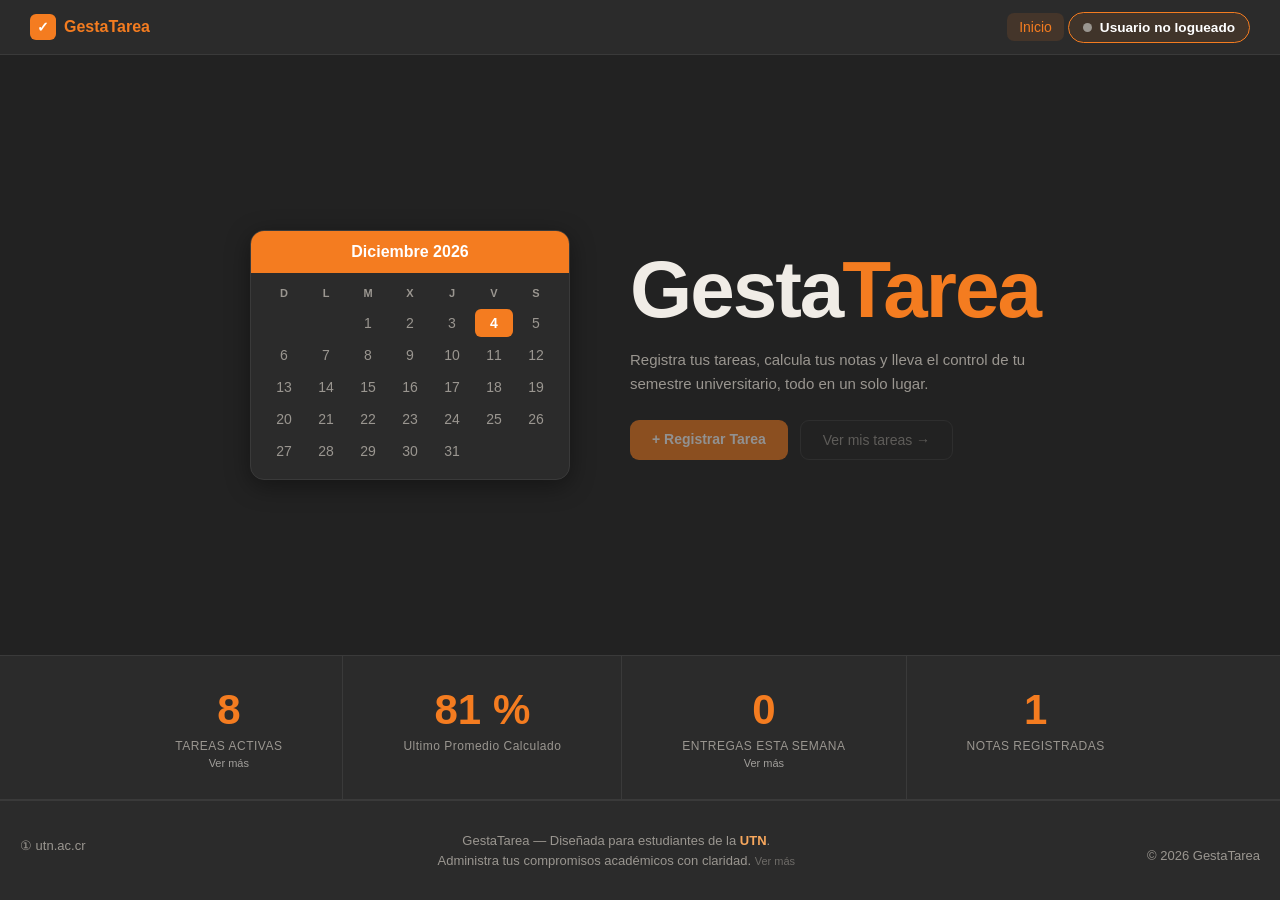
<file: index.html>
<!DOCTYPE html>
<html lang="es">

<head>
  <meta charset="UTF-8" />
  <meta name="viewport" content="width=device-width, initial-scale=1.0" />
  <title>GestaTarea</title>
  <link rel="stylesheet" href="css/estandar.css" />
</head>

<body>

  <!-- NAVBAR -->
  <div class="navbar">
    <div class="logo">
      <div class="logo-icon">&#10003;</div>
      GestaTarea
    </div>
    <button class="hamburguesa" id="hamburguesa">&#9776;</button>
    <div class="nav-links" id="navLinks">
      <a  href="index.html" class="active">Inicio</a>
      <a class="o-item" href="MisTareas.html">Mis Tareas</a>
      <a class="o-item" href="Registrar.html">Registrar Tarea</a>
      <a class="o-item" href="Notas.html">Notas</a>
      <a class="o-item" href="Calculadora.html">Calculadora de Notas</a>
      <div class="header-session-area">
        <details class="session-dropdown">
          <summary id="headerUsuario" class="header-user">
            <span class="user-offline"></span>
            Usuario no logueado
          </summary>

          <div class="session-dropdown-content">
            <h3>Sesión de usuario</h3>
            <p>Simulación con sessionStorage.</p>

            <form id="formLoginSimulado" class="session-form">
              <div class="form-group">
                <label for="loginNombre">Nombre</label>
                <input type="text" id="loginNombre" placeholder="Ana Rodríguez">
              </div>

              <div class="form-group">
                <label for="loginCorreo">Correo</label>
                <input type="email" id="loginCorreo" placeholder="ana@correo.com">
              </div>

              <div class="session-buttons">
                <button type="submit" class="btn-primary">Ingresar</button>
                <button type="button" id="btnCerrarSesion" class="btn-secondary">Salir</button>
              </div>
            </form>

            <div id="usuarioActual" class="user-card">
              No hay usuario logueado.
            </div>
          </div>
        </details>
      </div>
    </div>
  </div>

  <!-- HERO -->
  <div class="hero">
    <div class="hero-inner">

      <!-- Calendario -->
      <div class="calendario">
        <div class="cal-header">
          <span class="cal-mes" id="calMes"></span>
        </div>
        <div class="cal-grid" id="calGrid"></div>
      </div>

      <!-- Contenido -->
      <div class="hero-texto">
        <h1 class="titulo">Gesta<span class="naranja">Tarea</span></h1>
        <p class="subtitulo">Registra tus tareas, calcula tus notas y lleva el control de tu semestre universitario,
          todo en un solo lugar.</p>
        <div class="botones">
          <a href="Registrar.html" class="btn-naranja">+ Registrar Tarea</a>
          <a href="MisTareas.html" class="btn-gris">Ver mis tareas &rarr;</a>
        </div>
      </div>

    </div>
  </div>

  <!-- ESTADISTICAS -->
  <div class="stats">
    <div class="stat" id="cardActivas" style="cursor:pointer">
      <div class="stat-num" id="statActivas">--</div>
      <div class="stat-label">TAREAS ACTIVAS</div>
      <div class="stat-vermás" style="font-size:11px;opacity:0.6;margin-top:4px">Ver más</div>
    </div>
    <div class="stat">
      <div class="stat-num promedio"></div>
      <div class="stat-label">Ultimo Promedio Calculado</div>
    </div>
    <div class="stat" id="cardSemana" style="cursor:pointer">
      <div class="stat-num" id="statSemana">--</div>
      <div class="stat-label">ENTREGAS ESTA SEMANA</div>
      <div class="stat-vermás" style="font-size:11px;opacity:0.6;margin-top:4px">Ver más</div>
    </div>
    <div class="stat">
      <div class="stat-num notas1"></div>
      <div class="stat-label">NOTAS REGISTRADAS</div>
    </div>
  </div>

 <!-- MODAL -->
<div id="modalOverlay" class="modal-overlay">
    <div id="modalBox" class="modal-box">
        <div class="modal-header">
            <h3 id="modalTitulo"></h3>
            <span id="modalCerrar">&times;</span>
        </div>

        <div id="modalContenido"></div>
    </div>
</div>

<!-- FOOTER -->
<footer class="footer">
    <span class="footer-link">&#9312; utn.ac.cr</span>

    <p class="footer-desc" id="btnProblema">
        GestaTarea &mdash; Diseñada para estudiantes de la <b>UTN</b>.<br>
        Administra tus compromisos académicos con claridad.
        <span class="footer-vermas">Ver más</span>
    </p>

    <span class="footer-copy">&copy; 2026 GestaTarea</span>
</footer>

</body>
<script src="js/index.js"></script>
<script>



</script>

</html>
</file>
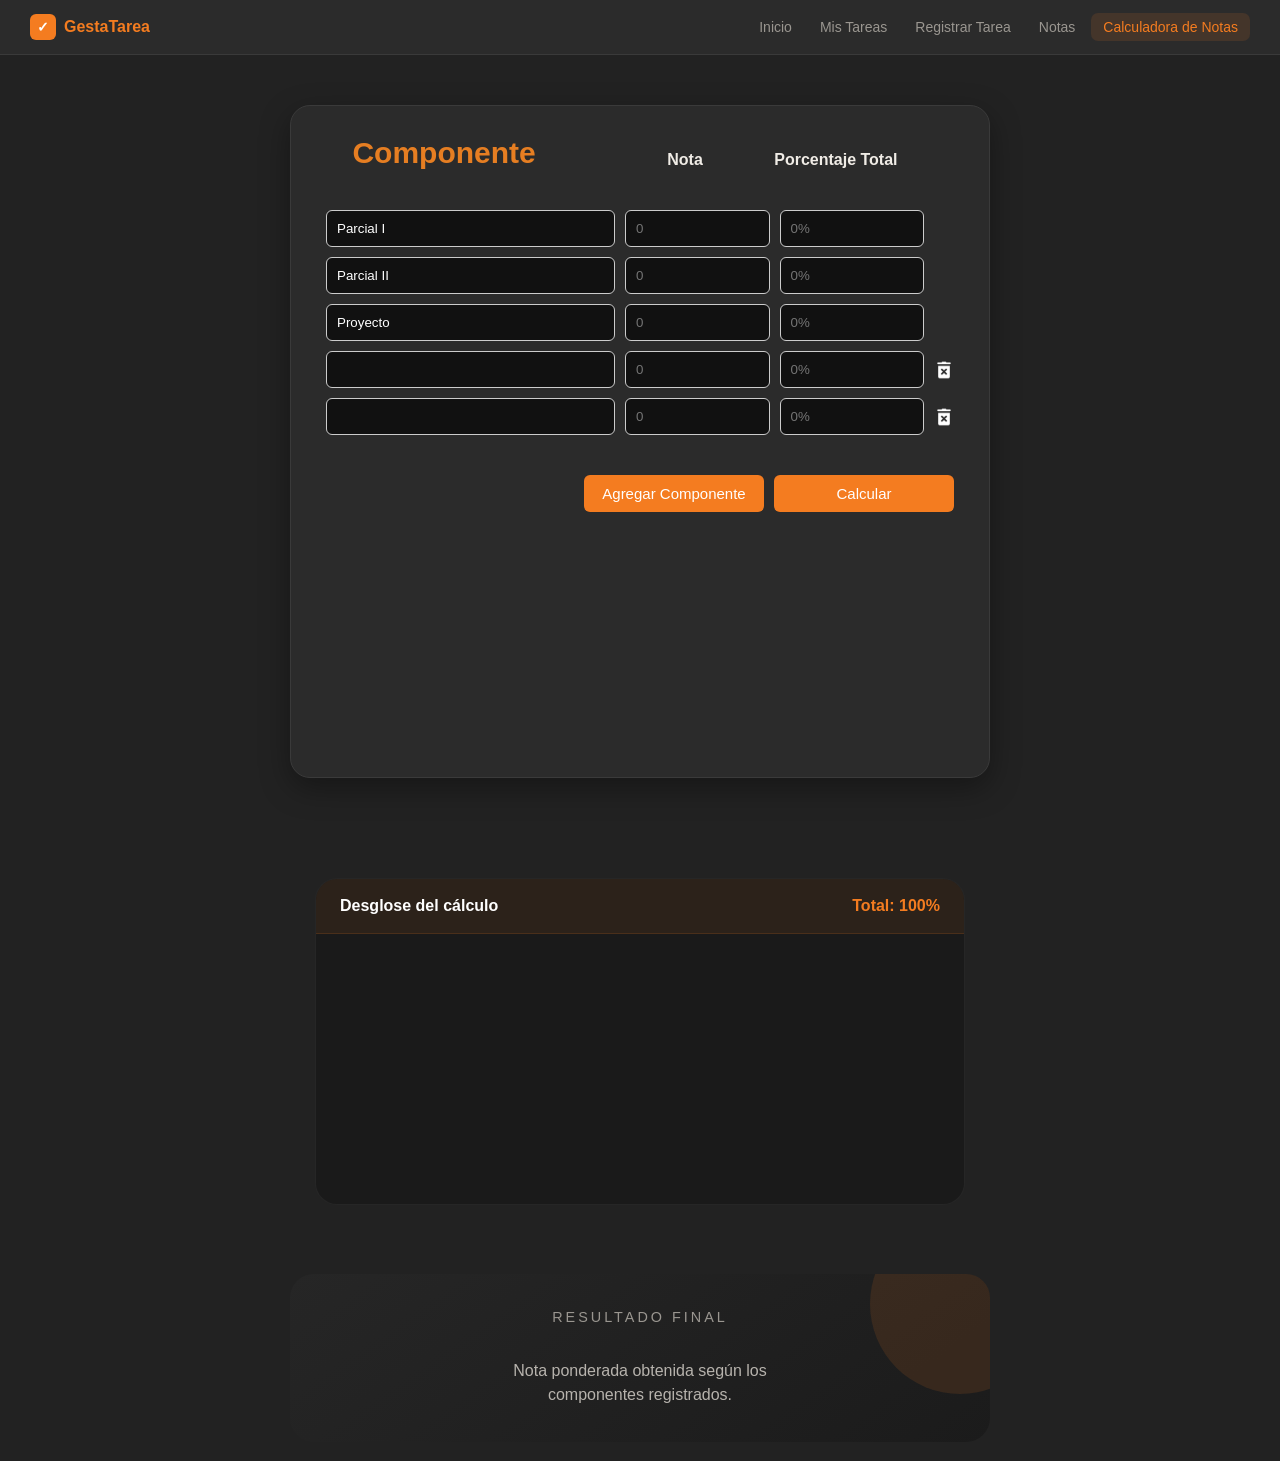
<file: Calculadora.html>
<!DOCTYPE html>
<html lang="en">

<head>
    <meta charset="UTF-8">
    <meta name="viewport" content="width=device-width, initial-scale=1.0">
    <link rel="stylesheet" href="css/estandar.css">
    <link rel="stylesheet" href="css/Calculadora.css">
    <link rel="stylesheet" href="css/Registro.css">
    <title>Calculadora de Notas</title>
</head>

<body>

    <header>
        <!-- NAVBAR -->
        <div class="navbar">
            <div class="logo">
                <div class="logo-icon">&#10003;</div>
                GestaTarea
            </div>
            <button class="hamburguesa" id="hamburguesa">&#9776;</button>
            <div class="nav-links" id="navLinks">
                <a href="index.html">Inicio</a>
                <a href="MisTareas.html">Mis Tareas</a>
                <a href="Registrar.html">Registrar Tarea</a>
                <a href="Notas.html">Notas</a>
                <a href="Calculadora.html" class="active">Calculadora de Notas</a>
            </div>
        </div>
    </header>

    <main>
        <div class="flex__wrapper">
            <div class="main__wrapperA">
                <div class="main__form-container contenedor">
                    <div class="center__container">
                        <form action="" class="form_agregar">
                            <div class="text__container-form">

                                <div class="form_label-text">
                                    <div class="component__container">
                                        <label class="component">Componente</label>
                                    </div>
                                    <label>Nota</label>
                                    <label>Porcentaje Total</label>
                                </div>

                                <div class="form_row">
                                    <input type="text" class="tipoPrueba" value="Parcial I">
                                    <label class="texto__oculto">Nota</label>
                                    <input type="number" class="obtenido" min="0" placeholder="0" required>
                                    <label class="texto__oculto">Porcentaje Total</label>
                                    <input type="number" min="0" class="dado" placeholder="0%" required>
                                </div>

                                <div class="form_row">
                                    <input type="text" class="tipoPrueba" value="Parcial II">
                                    <label class="texto__oculto">Nota</label>
                                    <input type="number" class="obtenido" min="0" placeholder="0" required>
                                    <label class="texto__oculto">Porcentaje Total</label>
                                    <input type="number" min="0" class="dado" placeholder="0%" required>
                                </div>

                                <div class="form_row">
                                    <input type="text" class="tipoPrueba" value="Proyecto">
                                    <label class="texto__oculto">Nota</label>
                                    <input type="number" class="obtenido" min="0" placeholder="0" required>
                                    <label class="texto__oculto">Porcentaje Total</label>
                                    <input type="number" min="0" class="dado" placeholder="0%" required>
                                </div>

                                <div class="form_row">
                                    <input type="text" class="tipoPrueba">
                                    <label class="texto__oculto">Nota</label>
                                    <input type="number" class="obtenido" min="0" placeholder="0" required>
                                    <label class="texto__oculto">Porcentaje Total</label>
                                    <input type="number" min="0" class="dado" placeholder="0%" required>
                                    <div class="img__container_delete ">
                                        <img src="img/image.png" alt=" imagen eliminar  " class="img__delete" required>
                                    </div>
                                </div>

                                <div class="form_row">
                                    <input type="text" class="tipoPrueba">
                                    <label class="texto__oculto">Nota</label>
                                    <input type="number" class="obtenido" min="0" placeholder="0" required>
                                    <label class="texto__oculto">Porcentaje Total</label>
                                    <input type="number" min="0" class="dado" placeholder="0%" required>
                                    <div class="img__container_delete ">
                                        <img src="img/image.png" alt=" imagen eliminar " class="img__delete" required>
                                    </div>

                                </div>
                            </div>

                            <div class="form_buttons">
                                <button type="button" class="searchBtn Agregar">Agregar Componente</button>
                                <button type="submit " class="searchBtn calcular ">Calcular</button>
                            </div>

                        </form>

                    </div>

                </div>
                <div class="ponderado-info">

                    <div class="ponderado-info__header">
                        <h3>Desglose del cálculo</h3>
                        <span>Total: 100%</span>
                    </div>

                    <div class="ponderado-info__body">
                    </div>

                </div>

            </div>







    </main>
    <aside>
        <div class="nota__container">
            <div class="resultado-ponderado">
                <span class="resultado-label">Resultado final</span>

                <div class="resultado-nota">

                </div>

                <p class="resultado-texto">
                    Nota ponderada obtenida según los componentes registrados.
                </p>
            </div>
        </div>

    </aside>




</body>
<script src="js/calculadora.js"></script>

</html>
</file>
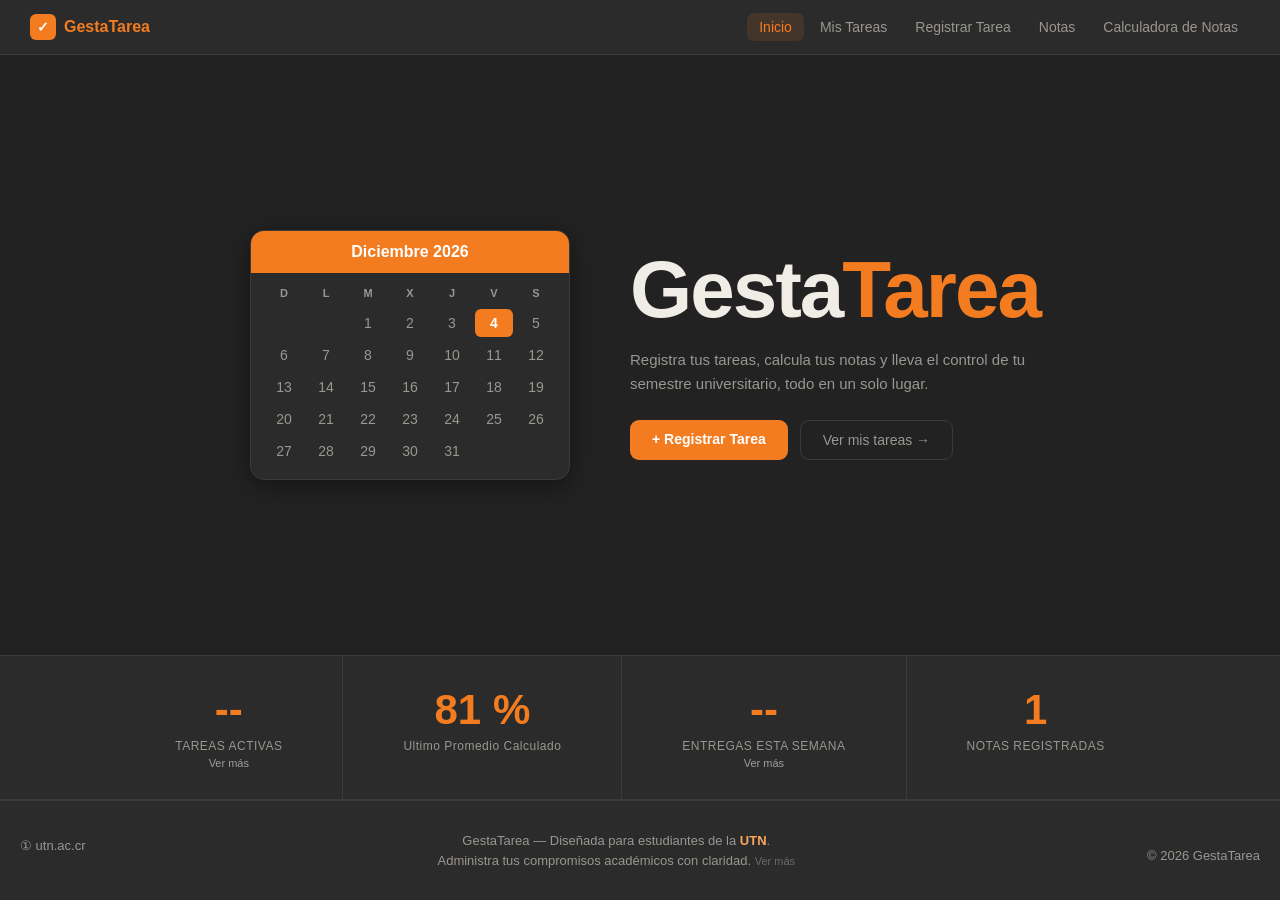
<file: Gestatarea.html>
<!DOCTYPE html>
<html lang="es">

<head>
  <meta charset="UTF-8" />
  <meta name="viewport" content="width=device-width, initial-scale=1.0" />
  <title>GestaTarea</title>
  <link rel="stylesheet" href="css/estandar.css"/>
</head>

<body>

  <!-- NAVBAR -->
  <div class="navbar">
    <div class="logo">
      <div class="logo-icon">&#10003;</div>
      GestaTarea  
    </div>
    <button class="hamburguesa" id="hamburguesa">&#9776;</button>
    <div class="nav-links" id="navLinks">
      <a href="Gestatarea.html" class="active">Inicio</a>
      <a href="MisTareas.html">Mis Tareas</a>
      <a href="Registrar.html">Registrar Tarea</a>
      <a href="Notas.html">Notas</a>
      <a href="Calculadora.html">Calculadora de Notas</a>
    </div>
  </div>

  <!-- HERO -->
  <div class="hero">
    <div class="hero-inner">

      <!-- Calendario -->
      <div class="calendario">
        <div class="cal-header">
          <span class="cal-mes" id="calMes"></span>
        </div>
        <div class="cal-grid" id="calGrid"></div>
      </div>

      <!-- Contenido -->
      <div class="hero-texto">
        <h1 class="titulo">Gesta<span class="naranja">Tarea</span></h1>
        <p class="subtitulo">Registra tus tareas, calcula tus notas y lleva el control de tu semestre universitario,
          todo en un solo lugar.</p>
        <div class="botones">
          <a href="Registrar.html" class="btn-naranja">+ Registrar Tarea</a>
          <a href="MisTareas.html" class="btn-gris">Ver mis tareas &rarr;</a>
        </div>
      </div>

    </div>
  </div>

  <!-- ESTADISTICAS -->
  <div class="stats">
    <div class="stat" id="cardActivas" style="cursor:pointer">
      <div class="stat-num" id="statActivas">--</div>
      <div class="stat-label">TAREAS ACTIVAS</div>
      <div class="stat-vermás" style="font-size:11px;opacity:0.6;margin-top:4px">Ver más</div>
    </div>
    <div class="stat">
      <div class="stat-num promedio"></div>
      <div class="stat-label">Ultimo Promedio Calculado</div>
    </div>
    <div class="stat" id="cardSemana" style="cursor:pointer">
      <div class="stat-num" id="statSemana">--</div>
      <div class="stat-label">ENTREGAS ESTA SEMANA</div>
      <div class="stat-vermás" style="font-size:11px;opacity:0.6;margin-top:4px">Ver más</div>
    </div>
    <div class="stat">
      <div class="stat-num notas1"></div>
      <div class="stat-label">NOTAS REGISTRADAS</div>
    </div>
  </div>

  <!-- MODAL -->
  <div id="modalOverlay"
    style="display:none;position:fixed;top:0;left:0;width:100%;height:100%;background:rgba(0,0,0,0.7);z-index:999;display:none">
    <div id="modalBox"
      style="background:#1e1e2e;color:white;max-width:420px;width:90%;margin:8% auto;padding:28px;border-radius:16px;position:relative;box-shadow:0 8px 32px rgba(0,0,0,0.4)">
      <div style="display:flex;justify-content:space-between;align-items:center;margin-bottom:18px">
        <h3 id="modalTitulo" style="margin:0;font-size:18px"></h3>
        <span id="modalCerrar" style="cursor:pointer;font-size:20px;opacity:0.6;line-height:1">&times;</span>
      </div>
      <div id="modalContenido"></div>
    </div>
  </div>
  <!-- FOOTER -->
  <div class="footer">
    <span class="footer-link">&#9312; utn.ac.cr</span>
    <p class="footer-desc" id="btnProblema" style="cursor:pointer">GestaTarea &mdash; Dise&ntilde;ada para estudiantes
      de la <b>UTN</b>.<br>Administra tus compromisos acad&eacute;micos con claridad. <span
        style="font-size:11px;opacity:0.6">Ver más</span></p>
    <span class="footer-copy">&copy; 2026 GestaTarea</span>
  </div>


</body>
<script src="js/index.js"></script>
  <script>
   function obtenerTareas() {
    return JSON.parse(localStorage.getItem("notasPonderadas")) ?? [];
}
    const notas = obtenerTareas();
    let numeroCalculadora=document.querySelector(".notas1")
    let promedio=document.querySelector(".promedio")
    let cont=0
    promedio.textContent =notas.at(-1).at(-1).total+" %";
    numeroCalculadora.textContent=notas.length
   

  </script>

</html>
</file>
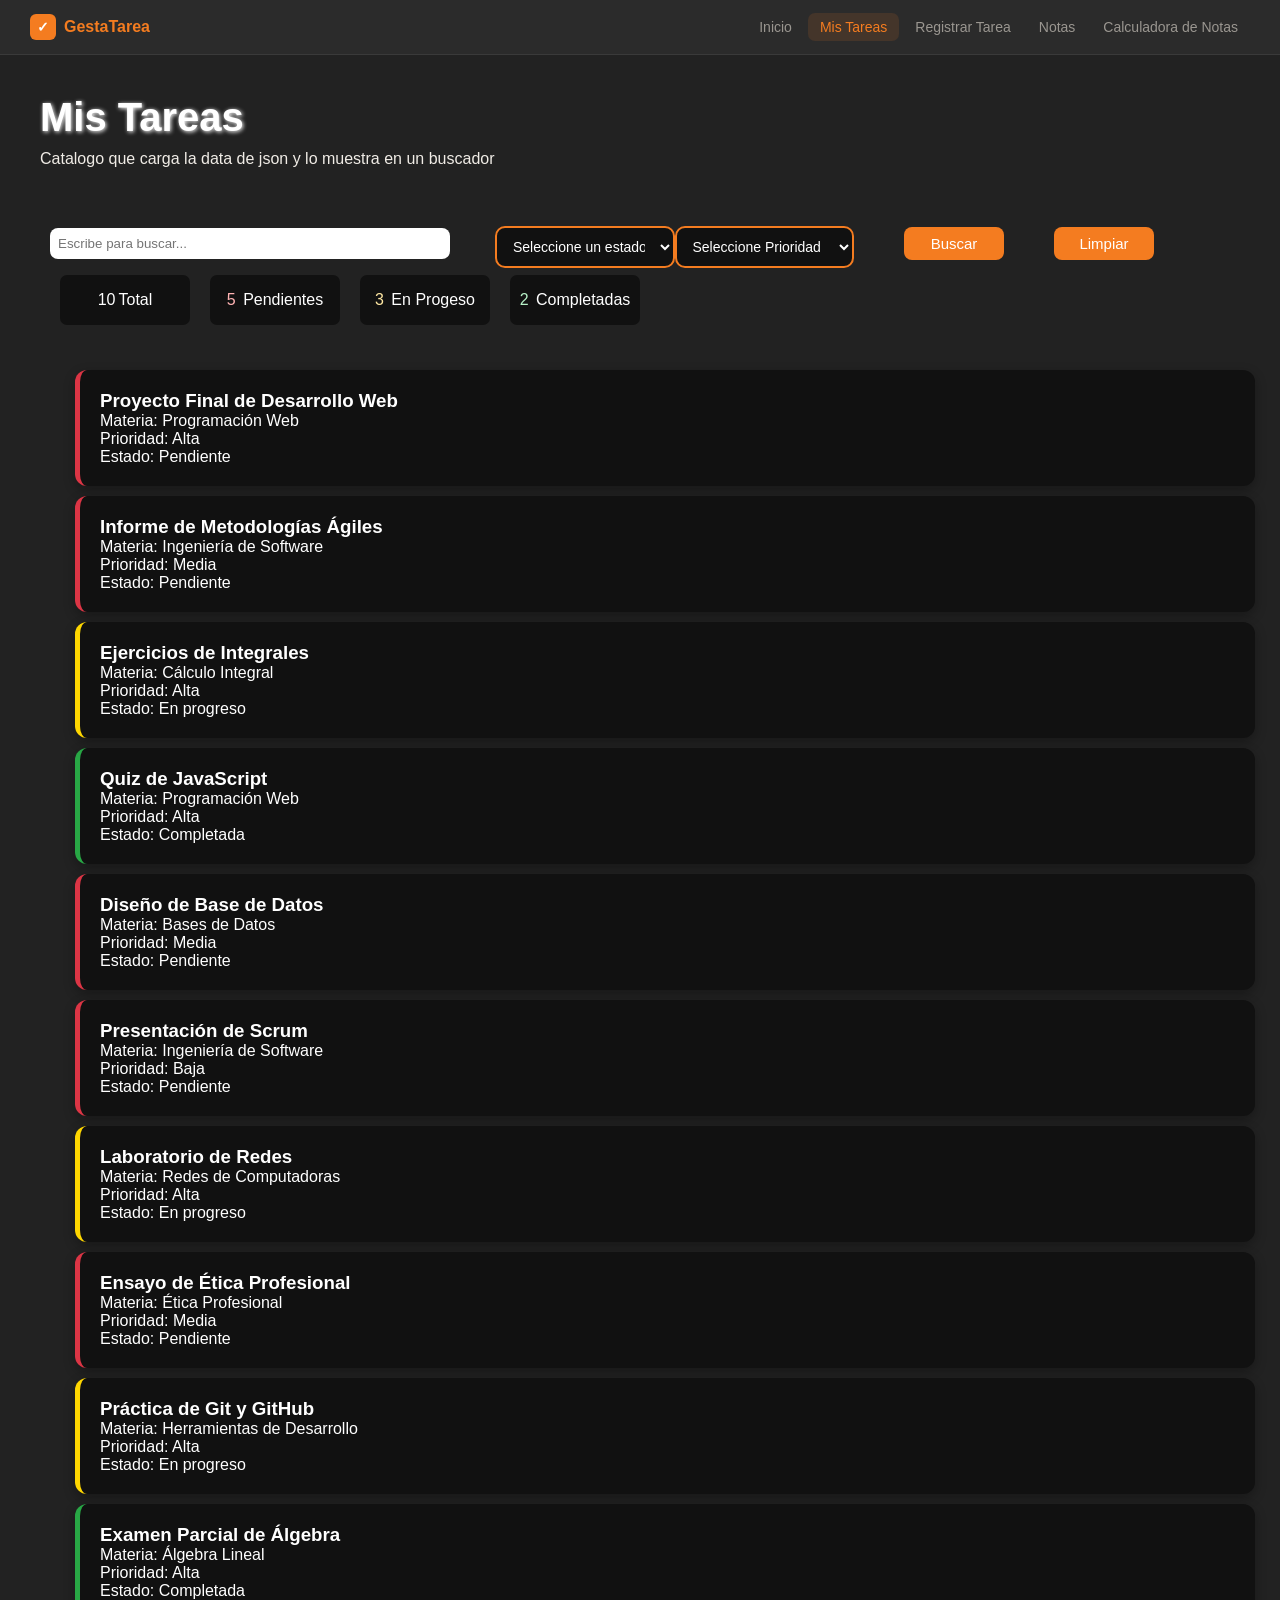
<file: MisTareas.html>
<!DOCTYPE html>
<html lang="en">

<head>
    <meta charset="UTF-8">
    <meta name="viewport" content="width=device-width, initial-scale=1.0">
    <link rel="stylesheet" href="css/Soluciones.css">
    <link rel="stylesheet" href="css/estandar.css">
    <title>Mis Tareas</title>
</head>

<body>
    <header>
        <div class="navbar">
            <div class="logo">
                <div class="logo-icon">&#10003;</div>
                GestaTarea
            </div>
            <button class="hamburguesa" id="hamburguesa">&#9776;</button>
            <div class="nav-links" id="navLinks">
                <a href="index.html">Inicio</a>
                <a href="MisTareas.html" class="active">Mis Tareas</a>
                <a href="Registrar.html">Registrar Tarea</a>
                <a href="Notas.html">Notas</a>
                <a href="Calculadora.html">Calculadora de Notas</a>
            </div>
        </div>
    </header>

    <main>
        <div class="main__center">
            <div class="text__container">
                <h1 class="h1__Solution">Mis Tareas</h1>
                <p class="main__context">Catalogo que carga la data de json y lo muestra en un buscador</p>
            </div>

            <div class="container__allSearch">
                <div class="search__container">
                    <section class="search">
                        <input type="text" class="search__main inputS" id="searchInput"
                            placeholder="Escribe para buscar...">
                    </section>
                    <div class="option__container">
                        <form action="" class="reset">
                            <select id="estado">
                                <option value="" selected disabled>Seleccione un estado</option>
                                <option value="pendiente">Pendiente</option>
                                <option value="en progreso">En progreso</option>
                                <option value="completada">Completada</option>
                            </select>

                            <select id="prioridad">
                                <option value="" selected disabled>Seleccione Prioridad</option>
                                <option value="Alta">Alta</option>
                                <option value="Media">Media</option>
                                <option value="Baja">Baja</option>
                            </select>
                        </form>



                    </div>
                    <section class="search">
                        <button class="searchBtn">Buscar</button>
                        <button class="searchBtn limpiar">Limpiar</button>
                    </section>


                    <div class="estado__funcional">
                        <p class="total center"><span class="informe blanco"></span>Total</p>
                    </div>
                    <div class="estado__funcional">
                        <p class="Pendientes center"><span class="informe rojo"></span> Pendientes</p>
                    </div>
                    <div class="estado__funcional">
                        <p class="En_progreso center"><span class="informe amarillo"></span> En Progeso</p>
                    </div>
                    <div class="estado__funcional">
                        <p class="completadas center"><span class="informe verde"></span> Completadas</p>
                    </div>


                </div>
                <div class="main_wrapper"></div>
            </div>

        </div>


        </div>


    </main>

</body>
<script src="js/solution.js"></script>

</html>
</file>
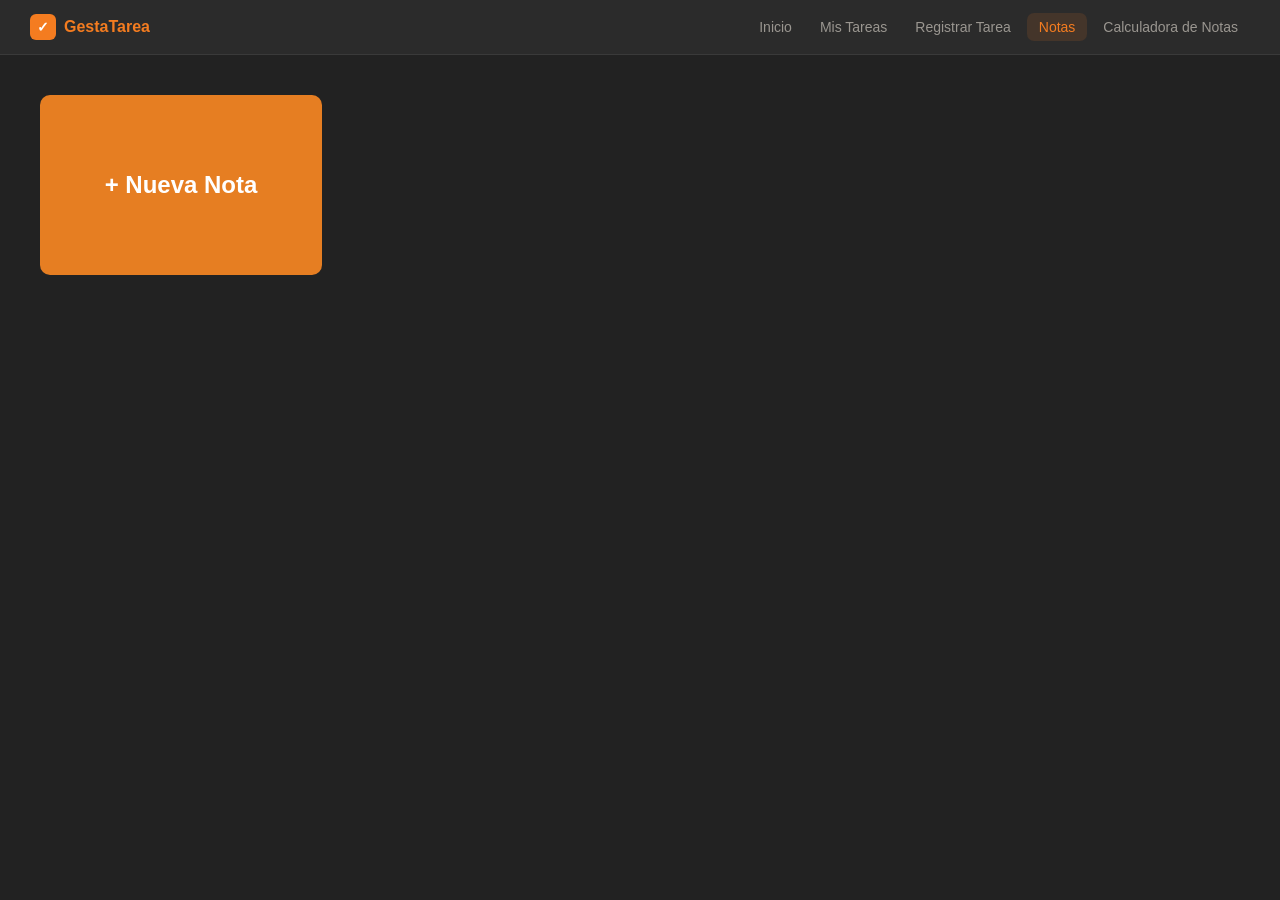
<file: Notas.html>
<!DOCTYPE html>
<html lang="es">

<head>
  <meta charset="UTF-8" />
  <meta name="viewport" content="width=device-width, initial-scale=1.0" />
  <title>Notas</title>
  <link rel="stylesheet" href="css/estandar.css" />
</head>



<body>

  <div class="navbar">
    <div class="logo">
      <div class="logo-icon">&#10003;</div>
      GestaTarea
    </div>
    <button class="hamburguesa" id="hamburguesa">&#9776;</button>
    <div class="nav-links" id="navLinks">
      <a href="index.html">Inicio</a>
      <a href="MisTareas.html">Mis Tareas</a>
      <a href="Registrar.html">Registrar Tarea</a>
      <a href="notas.html" class="active">Notas</a>
      <a href="Calculadora.html">Calculadora de Notas</a>
    </div>
  </div>

  <div class="notas-page">
    <div class="notas-grid" id="notasGrid"></div>
  </div>

  <div class="modal-overlay" id="modalOverlay">
    <div class="modal-box" id="modalBox">
      <span class="modal-cerrar" id="modalCerrar">&times;</span>
      <div id="modalContenido"></div>
    </div>
  </div>

  <script src="js/notas.js"></script>
</body>

</html>
</file>
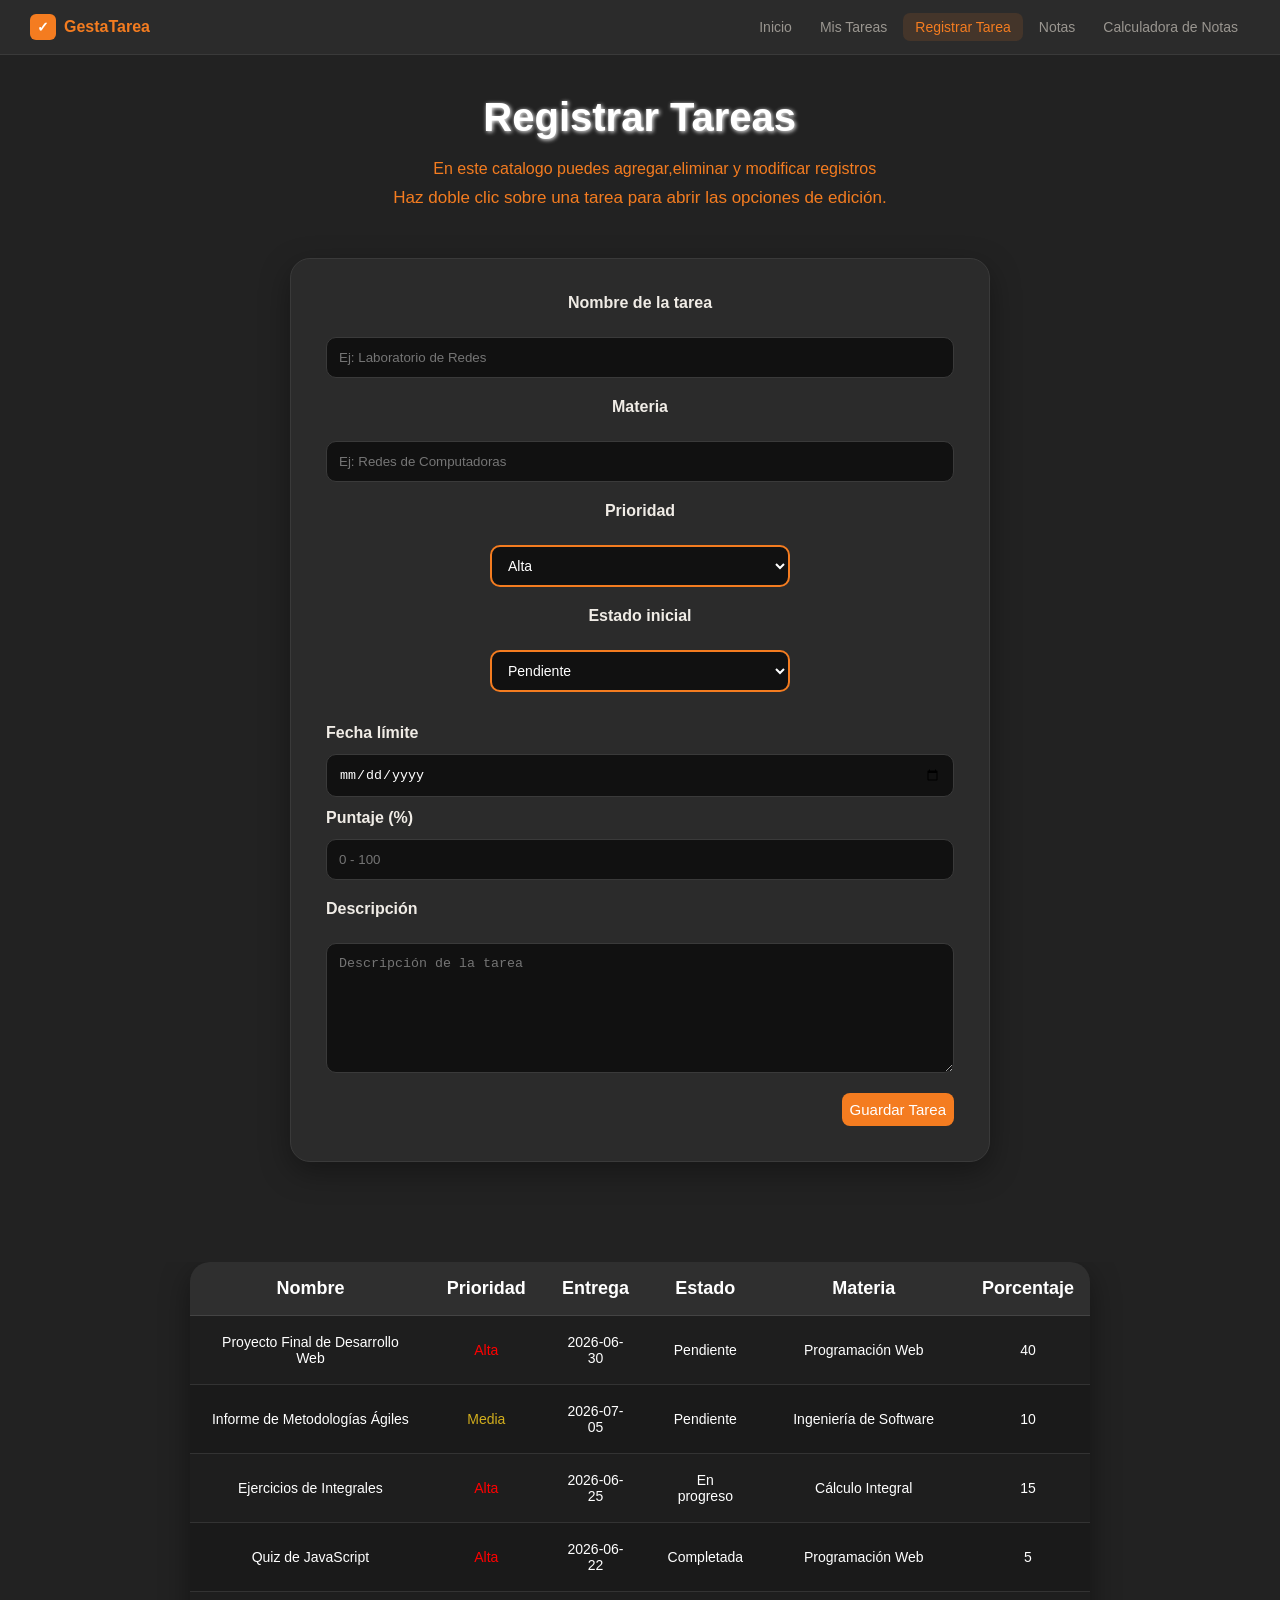
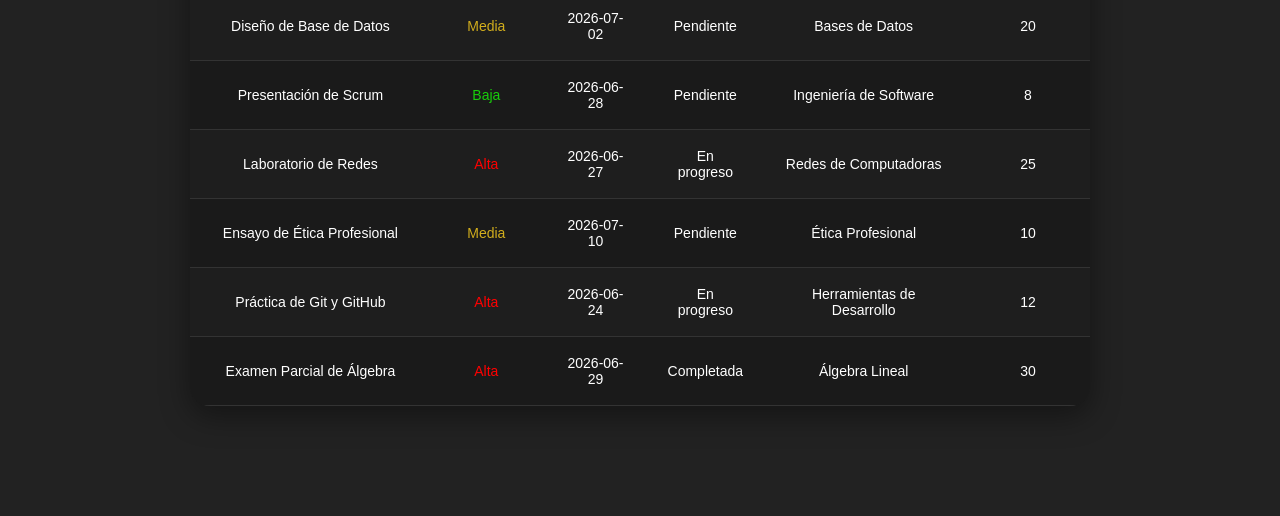
<file: Registrar.html>
<!DOCTYPE html>
<html lang="en">

<head>
    <meta charset="UTF-8">
    <meta name="viewport" content="width=device-width, initial-scale=1.0">
    <title>Registrar Tarea</title>
    <link rel="stylesheet" href="css/Registro.css">
    <link rel="stylesheet" href="css/estandar.css">
</head>

<body>
    <header>
        <div class="navbar">
            <div class="logo">
                <div class="logo-icon">&#10003;</div>
                GestaTarea
            </div>
            <button class="hamburguesa" id="hamburguesa">&#9776;</button>
            <div class="nav-links" id="navLinks">
                <a href="index.html">Inicio</a>
                <a href="MisTareas.html">Mis Tareas</a>
                <a href="Registrar.html" class="active">Registrar Tarea</a>
                <a href="Notas.html">Notas</a>
                <a href="Calculadora.html">Calculadora de Notas</a>
            </div>
        </div>
    </header>
    <main>
        <div class="master__text">
            <div class="text__container">
                <h1 class="h1__Solution">Registrar Tareas</h1>
                <p class="main__context">En este catalogo puedes agregar,eliminar y modificar registros</p>
            </div>

            <p class="info-tabla">
                Haz doble clic sobre una tarea para abrir las opciones de edición.
            </p>
            <div>

            </div>

        </div>

        <div class="main__wrapperA">
            <div class="main__form-container">
                <form action="" class="form_agregar">
                    <div class="text-container-form">
                        <label for="nombre_tarea">Nombre de la tarea</label>
                        <input type="text" id="nombre_tarea" name="nombre_tarea" placeholder="Ej: Laboratorio de Redes"
                            required>

                        <label for="materia">Materia</label>
                        <input type="text" id="materia" name="materia" placeholder="Ej: Redes de Computadoras" required>
                    </div>

                    <div class="section__container">
                        <label for="prioridad">Prioridad</label>
                        <select id="prioridad" name="prioridad" class="pequeño" required>
                            <option value="Alta">Alta</option>
                            <option value="Media">Media</option>
                            <option value="Baja">Baja</option>
                        </select>

                        <label class="segundoSection" for="estado_inicial">Estado inicial</label>
                        <select id="estado_inicial" name="estado_inicial" class="pequeño" required>
                            <option value="Pendiente">Pendiente</option>
                            <option value="En progreso">En progreso</option>
                            <option value="Completada">Completada</option>
                        </select>
                    </div>

                    <div>
                        <label for="fecha_limite" class="labels">Fecha límite</label>
                        <input type="date" id="fecha_limite" name="fecha_limite" required>

                        <label for="puntaje_porcentaje" class="labels">Puntaje (%)</label>
                        <input type="number" id="puntaje_porcentaje" name="puntaje_porcentaje" min="0" max="100"
                            placeholder="0 - 100" required>
                    </div>

                    <label for="descripcion">Descripción</label>
                    <textarea id="descripcion" name="descripcion" rows="4"
                        placeholder="Descripción de la tarea"></textarea>

                    <div class="btn__container">
                        <button type="submit" id="AgregarBtn" class="searchBtn">Guardar Tarea</button>
                    </div>
                </form>

            </div>
            <div class="table__container">
                <table>
                    <thead>
                        <tr>
                            <th>Nombre</th>
                            <th>Prioridad</th>
                            <th>Entrega</th>
                            <th>Estado</th>
                            <th>Materia</th>
                            <th>Porcentaje

                            </th>
                        </tr>
                    </thead>

                    <tbody id="tabla-tareas">

                    </tbody>
                </table>
            </div>

    </main>

    <aside>
        <div class="main__form-container form2">
            <form action="" class="form_agregar">
                <div class="text-container-form">
                    <label for="nombre_tarea">Nombre de la tarea</label>
                    <input class="input__nombre" type="text" id="nombre_tarea" name="nombre_tarea"
                        placeholder="Ej: Laboratorio de Redes" required>

                    <label for="materia">Materia</label>
                    <input class="input__materia" type="text" id="materia" name="materia"
                        placeholder="Ej: Redes de Computadoras" required>
                </div>

                <div class="section__container">
                    <label for="prioridad">Prioridad</label>
                    <select id="prioridad" name="prioridad" class="pequeño input__prioridad" required>
                        <option value="Alta">Alta</option>
                        <option value="Media">Media</option>
                        <option value="Baja">Baja</option>
                    </select>

                    <label class="segundoSection" for="estado_inicial">Estado inicial</label>
                    <select id="estado_inicial" name="estado_inicial" class="pequeño input__estado" required>
                        <option value="Pendiente">Pendiente</option>
                        <option value="En progreso">En progreso</option>
                        <option value="Completada">Completada</option>
                    </select>
                </div>

                <div>
                    <label for="fecha_limite" class="labels">Fecha límite</label>
                    <input type="date" id="fecha_limite" name="fecha_limite" class="input__fecha" required>

                    <label for="puntaje_porcentaje" class="labels">Puntaje (%)</label>
                    <input type="number" id="puntaje_porcentaje" name="puntaje_porcentaje" class="input__puntaje"
                        min="0" max="100" placeholder="0 - 100" required>
                </div>

                <label for="descripcion">Descripción</label>
                <textarea id="descripcion" name="descripcion" rows="4" class="input__descripcion"
                    placeholder="Descripción de la tarea"></textarea>

                <div class="btn__container">
                    <button type="submit" id="AgregarBtn" class="searchBtn AceptarCambios">Guardar Tarea</button>
                    <button type="submit" id="AgregarBtn" class="searchBtn cancelar">Cancelar</button>
                </div>
            </form>

        </div>
    </aside>
    </div>
    <div class="form__action">
        <div class="icon_container">
            <img src="img/icons8-circled-x-50.png" class="icon_Cerrar" alt="imagen x para cerrar el modal">
        </div>
        <p class="action__label">INGRESE LA ACCIÓN QUE DESEA REALIZAR</p>
        <div class="btn__container2">
            <button class=" searchBtn Aceptar">Actualizar</button>
            <button class="Eliminar searchBtn">Eliminar</button>
        </div>



    </div>


</body>
<script src="js/Registros.js"></script>


</html>
</file>
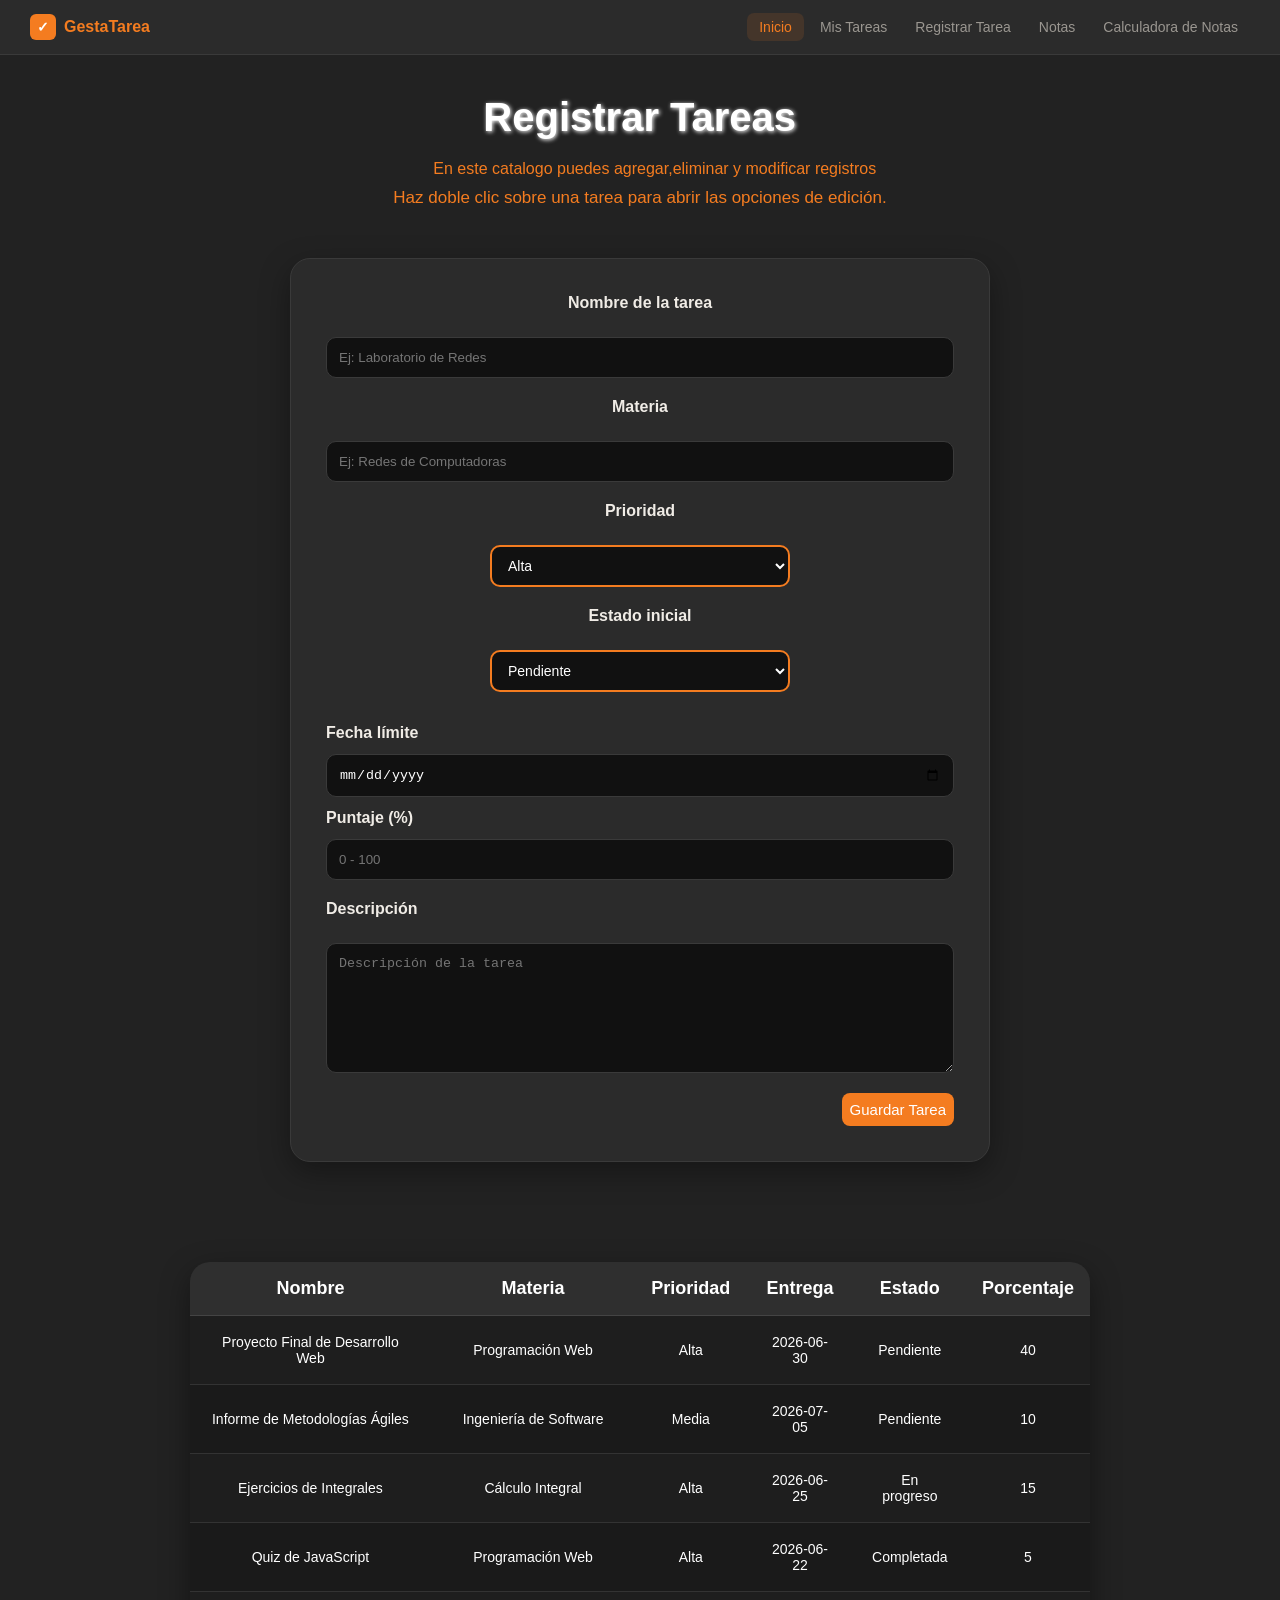
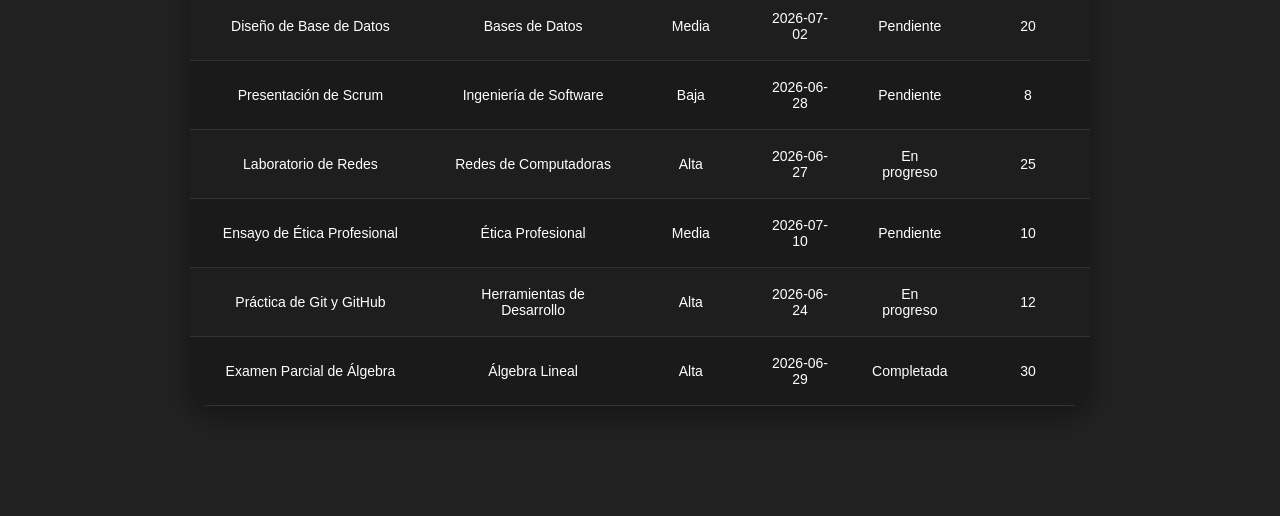
<file: Registro.html>
<!DOCTYPE html>
<html lang="en">

<head>
    <meta charset="UTF-8">
    <meta name="viewport" content="width=device-width, initial-scale=1.0">
    <title>Document</title>
    <link rel="stylesheet" href="css/Registro.css">
    <link rel="stylesheet" href="css/estandar.css">
</head>

<body>
    <div class="navbar">
        <div class="logo">
            <div class="logo-icon">&#10003;</div>
            GestaTarea
        </div>
        <div class="nav-links">
            <a href="Gestatarea.html" class="active">Inicio</a>
            <a href="Solucion.html">Mis Tareas</a>
            <a href="Registro.html">Registrar Tarea</a>
            <a href="#">Notas</a>
            <a href="#">Calculadora de Notas</a>
        </div>
    </div>
    <main>
        <div class="master__text">
            <div class="text__container">
                <h1 class="h1__Solution">Registrar Tareas</h1>
                <p class="main__context">En este catalogo puedes agregar,eliminar y modificar registros</p>
            </div>

            <p class="info-tabla">
                Haz doble clic sobre una tarea para abrir las opciones de edición.
            </p>
            <div>

            </div>

        </div>

        <div class="main__wrapperA">
            <div class="main__form-container">
                <form action="" class="form_agregar">
                    <div class="text-container-form">
                        <label for="nombre_tarea">Nombre de la tarea</label>
                        <input type="text" id="nombre_tarea" name="nombre_tarea" placeholder="Ej: Laboratorio de Redes"
                            required>

                        <label for="materia">Materia</label>
                        <input type="text" id="materia" name="materia" placeholder="Ej: Redes de Computadoras" required>
                    </div>

                    <div class="section__container">
                        <label for="prioridad">Prioridad</label>
                        <select id="prioridad" name="prioridad" class="pequeño" required>
                            <option value="Alta">Alta</option>
                            <option value="Media">Media</option>
                            <option value="Baja">Baja</option>
                        </select>

                        <label class="segundoSection" for="estado_inicial">Estado inicial</label>
                        <select id="estado_inicial" name="estado_inicial" class="pequeño" required>
                            <option value="Pendiente">Pendiente</option>
                            <option value="En progreso">En progreso</option>
                            <option value="Completada">Completada</option>
                        </select>
                    </div>

                    <div>
                        <label for="fecha_limite" class="labels">Fecha límite</label>
                        <input type="date" id="fecha_limite" name="fecha_limite" required>

                        <label for="puntaje_porcentaje" class="labels">Puntaje (%)</label>
                        <input type="number" id="puntaje_porcentaje" name="puntaje_porcentaje" min="0" max="100"
                            placeholder="0 - 100" required>
                    </div>

                    <label for="descripcion">Descripción</label>
                    <textarea id="descripcion" name="descripcion" rows="4"
                        placeholder="Descripción de la tarea"></textarea>

                    <div class="btn__container">
                        <button type="submit" id="AgregarBtn" class="searchBtn">Guardar Tarea</button>
                    </div>
                </form>

            </div>
            <table>
                <thead>
                    <tr>
                        <th>Nombre</th>
                        <th>Materia</th>
                        <th>Prioridad</th>
                        <th>Entrega</th>
                        <th>Estado</th>
                        <th>Porcentaje</th>
                    </tr>
                </thead>

                <tbody id="tabla-tareas">

                </tbody>
            </table>
    </main>

    <aside>
        <div class="main__form-container form2">
            <form action="" class="form_agregar">
                <div class="text-container-form">
                    <label for="nombre_tarea">Nombre de la tarea</label>
                    <input class="input__nombre" type="text" id="nombre_tarea" name="nombre_tarea"
                        placeholder="Ej: Laboratorio de Redes" required>

                    <label for="materia">Materia</label>
                    <input class="input__materia" type="text" id="materia" name="materia"
                        placeholder="Ej: Redes de Computadoras" required>
                </div>

                <div class="section__container">
                    <label for="prioridad">Prioridad</label>
                    <select id="prioridad" name="prioridad" class="pequeño input__prioridad" required>
                        <option value="Alta">Alta</option>
                        <option value="Media">Media</option>
                        <option value="Baja">Baja</option>
                    </select>

                    <label class="segundoSection" for="estado_inicial">Estado inicial</label>
                    <select id="estado_inicial" name="estado_inicial" class="pequeño input__estado" required>
                        <option value="Pendiente">Pendiente</option>
                        <option value="En progreso">En progreso</option>
                        <option value="Completada">Completada</option>
                    </select>
                </div>

                <div>
                    <label for="fecha_limite" class="labels">Fecha límite</label>
                    <input type="date" id="fecha_limite" name="fecha_limite" class="input__fecha" required>

                    <label for="puntaje_porcentaje" class="labels">Puntaje (%)</label>
                    <input type="number" id="puntaje_porcentaje" name="puntaje_porcentaje" class="input__puntaje"
                        min="0" max="100" placeholder="0 - 100" required>
                </div>

                <label for="descripcion">Descripción</label>
                <textarea id="descripcion" name="descripcion" rows="4" class="input__descripcion"
                    placeholder="Descripción de la tarea"></textarea>

                <div class="btn__container">
                    <button type="submit" id="AgregarBtn" class="searchBtn AceptarCambios">Guardar Tarea</button>
                    <button type="submit" id="AgregarBtn" class="searchBtn cancelar">Cancelar</button>
                </div>
            </form>

        </div>
    </aside>
    </div>
    <div class="form__action">
        <div class="icon_container">
            <img src="img/icons8-circled-x-50.png" class="icon_Cerrar" alt="">
        </div>
        <p class="action__label">INGRESE LA ACCIÓN QUE DESEA REALIZAR</p>
        <div class="btn__container2">
            <button class=" searchBtn Aceptar">Actualizar</button>
            <button class="Eliminar searchBtn">Eliminar</button>
        </div>



    </div>

</body>
<script src="JS_aplication/Registros.js"></script>

</html>
</file>
<file: css/estandar.css>
/* Reset basico */
* {
  margin: 0;
  padding: 0;
  box-sizing: border-box;
}

body {
  background-color: #222222;
  color: #f0ece6;
  font-family: Arial, sans-serif;
  min-height: 100vh;
  display: flex;
  flex-direction: column;
}

.hero {
  flex: 1;
}

/* ---- NAVBAR ---- */
.navbar {
  background-color: #2b2b2b;
  border-bottom: 1px solid #3a3a3a;
  padding: 0 30px;
  height: 55px;
  display: flex;
  align-items: center;
  justify-content: space-between;
}

.logo {
  display: flex;
  align-items: center;
  gap: 8px;
  color: #f47c20;
  font-weight: bold;
  font-size: 16px;
}

.logo-icon {
  background-color: #f47c20;
  color: white;
  width: 26px;
  height: 26px;
  border-radius: 6px;
  text-align: center;
  line-height: 26px;
  font-size: 14px;
}

.nav-links {
  display: flex;
  gap: 4px;
  align-items: center;
}

.nav-links a {
  color: #9a9690;
  text-decoration: none;
  font-size: 14px;
  padding: 6px 12px;
  border-radius: 7px;
}

.nav-links a:hover {
  color: #f0ece6;
  background-color: #333333;
}

.nav-links a.active {
  color: #f47c20;
  background-color: rgba(244, 124, 32, 0.12);
}

.nav-links a.active:hover {
  color: #fff;
  background-color: #f47c20;
}

.hamburguesa {
  display: none;
  background: none;
  border: none;
  color: #f0ece6;
  font-size: 22px;
  cursor: pointer;
}

@media screen and (max-width: 700px) {
  .hamburguesa {
    display: block;
  }

  .nav-links {
    display: none;
    flex-direction: column;
    align-items: flex-start;
    position: absolute;
    top: 55px;
    left: 0;
    width: 100%;
    background-color: #2b2b2b;
    border-bottom: 1px solid #3a3a3a;
    z-index: 100;
    padding: 8px 0;
  }

  .nav-links.abierto {
    display: flex;
  }

  .nav-links a {
    padding: 12px 20px;
    border-radius: 0;
    width: 100%;
  }

  .navbar {
    position: relative;
  }

  .header-session-area {
    width: 100%;
    padding: 8px 20px;
  }

  .header-user {
    width: 100%;
    justify-content: flex-start;
  }

  .session-dropdown-content {
    width: calc(100vw - 40px);
    right: auto;
    left: 0;
  }
}

/* ---- HERO ---- */
.hero {
  padding: 0 40px;
  display: flex;
  justify-content: center;
  align-items: center;
}

.hero-inner {
  display: flex;
  align-items: center;
  gap: 60px;
}

/* ---- CALENDARIO ---- */
.calendario {
  background-color: #2b2b2b;
  border: 1px solid #3a3a3a;
  border-radius: 14px;
  overflow: hidden;
  width: 320px;
  box-shadow: 0 6px 24px rgba(0, 0, 0, 0.4);
}

.cal-header {
  background-color: #f47c20;
  padding: 12px 16px;
  text-align: center;
}

.cal-mes {
  color: white;
  font-weight: bold;
  font-size: 16px;
}

.cal-grid {
  display: grid;
  grid-template-columns: repeat(7, 1fr);
  padding: 14px;
  gap: 4px;
}

.dia-nombre {
  color: #9a9690;
  font-size: 11px;
  text-align: center;
  font-weight: bold;
  padding-bottom: 6px;
}

.dia {
  color: #9a9690;
  font-size: 14px;
  text-align: center;
  padding: 6px 2px;
  border-radius: 6px;
}

.dia.hoy {
  background-color: #f47c20;
  color: white;
  font-weight: bold;
}

.dia.tarea {
  color: #f9a85d;
}

/* ---- HERO TEXTO ---- */
.hero-texto {
  max-width: 400px;
}

.titulo {
  font-size: 80px;
  font-weight: bold;
  line-height: 1;
  margin-bottom: 18px;
  letter-spacing: -2px;
}

.naranja {
  color: #f47c20;
}

.subtitulo {
  color: #9a9690;
  font-size: 15px;
  line-height: 1.6;
  margin-bottom: 24px;
}

.botones {
  display: flex;
  gap: 12px;
}

.btn-naranja {
  background-color: #f47c20;
  color: white;
  text-decoration: none;
  padding: 11px 22px;
  border-radius: 9px;
  font-size: 14px;
  font-weight: bold;
}

.btn-naranja:hover {
  background-color: #c05f0e;
}

.btn-gris {
  background-color: transparent;
  color: #9a9690;
  text-decoration: none;
  padding: 11px 22px;
  border-radius: 9px;
  border: 1px solid #3a3a3a;
  font-size: 14px;
}

.btn-gris:hover {
  color: #f47c20;
  border-color: #f47c20;
}

/* ---- STATS ---- */
.stats {
  background-color: #2b2b2b;
  border-top: 1px solid #3a3a3a;
  border-bottom: 1px solid #3a3a3a;
  display: flex;
  justify-content: center;
}

.stat {
  text-align: center;
  padding: 30px 60px;
  border-right: 1px solid #3a3a3a;
}

.stat:last-child {
  border-right: none;
}

.stat-num {
  color: #f47c20;
  font-size: 42px;
  font-weight: bold;
}

.stat-label {
  color: #9a9690;
  font-size: 12px;
  margin-top: 5px;
  letter-spacing: 0.5px;
}

/* ---- FOOTER ---- */
.footer {
  background-color: #2b2b2b;
  border-top: 1px solid #3a3a3a;
  padding: 22px 30px;
  display: flex;
  align-items: center;
  justify-content: space-between;
}

.footer-link {
  color: #9a9690;
  font-size: 13px;
}

.footer-desc {
  color: #9a9690;
  font-size: 13px;
  text-align: center;
  line-height: 1.5;
}

.footer-desc b {
  color: #f9a85d;
}

.footer-copy {
  color: #9a9690;
  font-size: 13px;
}

/* ---- BOTONES ---- */
.searchBtn {
  padding: 8px;
  font-family: sans-serif;
  font-size: 15px;
  border-radius: 8px;
  background-color: #f47c20;
  color: #fff;
  border: none;
  margin-left: 50px;
  min-width: 100px;
  cursor: pointer;
}

.searchBtn:hover {
  background-color: #fff;
  color: #f47c20;
  transition: 0.2s ease;
}

.Aceptar {
  background-color: #7bd88f;
  color: #1a1a1a;
  border: none;
  box-shadow: 0 3px 10px rgba(123, 216, 143, 0.3);
}

.Aceptar:hover {
  background-color: #67c97d;
  color: #fff;
}

.Eliminar {
  background-color: #ff7a7a;
  color: #1a1a1a;
  border: none;
  box-shadow: 0 3px 10px rgba(255, 122, 122, 0.3);
}

.Eliminar:hover {
  background-color: #ff6161;
  color: #fff;
}

.cancelar {
  background-color: #000;
}

.text__container {
  margin-left: 40px;
}

.card {
  background: #111;
  color: #fff;
  padding: 20px;
  border-radius: 12px;
  margin: 10px 0;
  box-shadow: 0 4px 12px rgba(0, 0, 0, 0.3);
  border-left: 5px solid #f47c20;
  transition: transform 0.2s ease, box-shadow 0.2s ease;
}

.informe {
  margin-right: 3px;
}

.rojo {
  color: #ffb3b3;
}

.verde {
  color: #b8f2c8;
}

.amarillo {
  color: #ffe8a3;
}

select {
  width: 50%;
  max-width: 300px;
  padding: 10px 12px;
  border-radius: 10px;
  border: 2px solid #f47c20;
  background-color: #111;
  color: #fff;
  font-family: sans-serif;
  font-size: 14px;
  outline: none;
  cursor: pointer;
  transition: 0.2s ease;
}

.option__container {
  display: flex;
  gap: 20px;
}

.search {
  display: flex;
  flex-wrap: wrap;
}

/* ---- NOTAS PAGE ---- */
.notas-page {
  min-height: calc(100vh - 60px);
  padding: 40px;
}

.notas-grid {
  display: grid;
  grid-template-columns: repeat(4, 1fr);
  gap: 24px;
  max-width: 1200px;
  margin: 0 auto;
}

.notas-vacio {
  grid-column: 1 / -1;
  display: flex;
  justify-content: center;
  padding-top: 80px;
}

.nota-card {
  background: #1b1b1b;
  border: 2px solid transparent;
  border-radius: 12px;
  padding: 20px 16px;
  min-height: 180px;
  position: relative;
  cursor: pointer;
  transition: all 0.2s ease;
}

.nota-card:hover {
  border-color: #f47c20;
  transform: translateY(-2px);
  box-shadow: 0 4px 12px rgba(244, 124, 32, 0.2);
}

.nota-titulo {
  color: white;
  font-size: 30px;
  font-weight: 700;
  word-break: break-word;
  position: absolute;
  top: 50%;
  left: 50%;
  transform: translate(-50%, -50%);
  width: 80%;
  text-align: center;
}

.nota-numero {
  position: absolute;
  top: 10px;
  left: 14px;
  font-size: 12px;
  opacity: 0.4;
  color: white;
  font-weight: 600;
}

.nota-menu-btn {
  position: absolute;
  top: 8px;
  right: 10px;
  color: white;
  opacity: 0.5;
  cursor: pointer;
  font-size: 18px;
  line-height: 1;
  transition: opacity 0.2s ease;
}

.nota-menu-btn:hover {
  opacity: 1;
}

.nota-dropdown {
  display: none;
  position: absolute;
  top: 28px;
  right: 8px;
  background: #1b1b1b;
  border-radius: 8px;
  overflow: hidden;
  z-index: 10;
  min-width: 130px;
  box-shadow: 0 4px 12px rgba(0, 0, 0, 0.4);
}

.nota-dropdown.activo {
  display: block;
}

.drop-item {
  padding: 10px 14px;
  color: white;
  font-size: 13px;
  cursor: pointer;
  transition: background 0.2s ease;
}

.drop-item:hover {
  background: #e67e22;
}

.btn-nueva-nota {
  background: #e67e22;
  color: white;
  border: none;
  border-radius: 10px;
  padding: 12px 18px;
  cursor: pointer;
  font-size: 24px;
  font-weight: 600;
  height: 180px;
  width: 100%;
  transition: background 0.2s ease;
}

.btn-nueva-nota:hover {
  background: #fff;
  color: #e67e22;
}

/* ---- MODAL ---- */
.modal-overlay {
  display: none;
  position: fixed;
  top: 0;
  left: 0;
  width: 100%;
  height: 100%;
  background: rgba(0, 0, 0, 0.7);
  z-index: 999;
  justify-content: center;
  align-items: center;
}

.modal-overlay.activo {
  display: flex;
}

.modal-box {
  background: #2b2b2b;
  color: white;
  width: 90%;
  max-width: 400px;
  padding: 28px;
  border-radius: 16px;
  position: relative;
  box-shadow: 0 8px 32px rgba(0, 0, 0, 0.5);
}

.modal-cerrar {
  position: absolute;
  top: 12px;
  right: 16px;
  font-size: 22px;
  cursor: pointer;
  opacity: 0.6;
  transition: opacity 0.2s ease;
}

.modal-cerrar:hover {
  opacity: 1;
}

/* ---- LOGIN / SESION ---- */
.header-session-area {
  position: relative;
  flex-shrink: 0;
}

.session-dropdown {
  position: relative;
}

.session-dropdown summary {
  list-style: none;
}

.session-dropdown summary::-webkit-details-marker {
  display: none;
}

.header-user {
  min-width: 175px;
  display: flex;
  align-items: center;
  justify-content: center;
  gap: 8px;
  background: rgba(244, 124, 32, 0.1);
  color: white;
  border: 1px solid #f47c20;
  border-radius: 999px;
  padding: 7px 14px;
  font-size: 0.85rem;
  font-weight: 700;
  cursor: pointer;
  transition: background-color 0.2s ease, transform 0.2s ease;
}

.header-user:hover {
  background-color: #f47c20;
  color: #fff;
  transform: translateY(-1px);
}

.user-online,
.user-offline {
  width: 9px;
  height: 9px;
  display: inline-block;
  border-radius: 999px;
  flex-shrink: 0;
}

.user-online {
  background-color: #22c55e;
  box-shadow: 0 0 0 3px rgba(34, 197, 94, 0.2);
}

.user-offline {
  background-color: #9a9690;
}

.session-dropdown-content {
  position: absolute;
  top: calc(100% + 14px);
  right: 0;
  width: 300px;
  background-color: #1b1b1b;
  color: #f0ece6;
  border: 1px solid #3a3a3a;
  border-radius: 16px;
  padding: 20px;
  z-index: 1200;
  box-shadow: 0 8px 28px rgba(0, 0, 0, 0.5);
}

.session-dropdown-content::before {
  content: "";
  position: absolute;
  top: -8px;
  right: 34px;
  width: 14px;
  height: 14px;
  background-color: #1b1b1b;
  border-left: 1px solid #3a3a3a;
  border-top: 1px solid #3a3a3a;
  transform: rotate(45deg);
}

.session-dropdown-content h3 {
  color: #f47c20;
  margin-bottom: 4px;
  font-size: 15px;
}

.session-dropdown-content > p {
  color: #9a9690;
  font-size: 0.85rem;
  margin-bottom: 14px;
}

.session-form .form-group {
  margin-bottom: 12px;
}

.session-form label {
  display: block;
  color: #f0ece6;
  font-weight: 600;
  font-size: 0.85rem;
  margin-bottom: 5px;
}

.session-form input {
  width: 100%;
  border: 1px solid #3a3a3a;
  background-color: #111 ;
  color: #f0ece6;
  border-radius: 8px;
  padding: 9px 12px;
  font-size: 0.9rem;
  outline: none;
  transition: border-color 0.2s ease;
}

.session-form input:focus {
  border-color: #f47c20;
}

.session-buttons {
  display: grid;
  grid-template-columns: 1fr 1fr;
  gap: 10px;
  margin-top: 4px;
}

.session-form .btn-primary {
  background-color: #f47c20;
  color: white;
  border: none;
  border-radius: 8px;
  padding: 9px 12px;
  font-weight: 700;
  cursor: pointer;
  transition: background-color 0.2s ease, transform 0.2s ease;
}

.session-form .btn-primary:hover {
  background-color: #c05f0e;
  transform: translateY(-1px);
}

.session-form .btn-secondary {
  background-color: #2b2b2b;
  color: #9a9690;
  border: 1px solid #3a3a3a;
  border-radius: 8px;
  padding: 9px 12px;
  font-weight: 700;
  cursor: pointer;
  transition: background-color 0.2s ease, color 0.2s ease;
}

.session-form .btn-secondary:hover {
  background-color: #3a3a3a;
  color: #f0ece6;
}

.user-card {
  margin-top: 14px;
  background: #2b2b2b;
  border: 1px solid #3a3a3a;
  border-left: 4px solid #f47c20;
  border-radius: 10px;
  padding: 12px;
}

.user-card h4 {
  color: #f47c20;
  margin-bottom: 4px;
  font-size: 14px;
}

.user-card p {
  color: #9a9690;
  font-size: 0.85rem;
  margin-bottom: 0;
}


/*  
   MODAL
 */

.modal-overlay {
    display: none;
    position: fixed;
    inset: 0;
    width: 100%;
    height: 100%;
    background: rgba(0, 0, 0, 0.7);
    z-index: 999;
}

.modal-box {
    background: #1e1e2e;
    color: white;
    max-width: 420px;
    width: 90%;
    margin: 8% auto;
    padding: 28px;
    border-radius: 16px;
    position: relative;
    box-shadow: 0 8px 32px rgba(0, 0, 0, 0.4);
}

.modal-header {
    display: flex;
    justify-content: space-between;
    align-items: center;
    margin-bottom: 18px;
}

#modalTitulo {
    margin: 0;
    font-size: 18px;
}

#modalCerrar {
    cursor: pointer;
    font-size: 20px;
    opacity: 0.6;
    line-height: 1;
    transition: opacity 0.2s;
}

#modalCerrar:hover {
    opacity: 1;
}

/* 
   FOOTER
 */

.footer {
    text-align: center;
    padding: 20px;
}

.footer-link {
    display: block;
    margin-bottom: 10px;
}

.footer-desc {
    cursor: pointer;
    margin: 10px 0;
}

.footer-vermas {
    font-size: 11px;
    opacity: 0.6;
}

.footer-copy {
    display: block;
    margin-top: 10px;
}


/* ---- RESPONSIVE ---- */
@media screen and (max-width: 700px) {
  .hero-inner {
    flex-direction: column;
    gap: 30px;
    padding: 30px 20px;
    text-align: center;
  }

  .calendario {
    width: 100%;
  }

  .titulo {
    font-size: 52px;
  }

  .botones {
    justify-content: center;
    flex-wrap: wrap;
  }

  .stats {
    flex-direction: column;
  }

  .stat {
    border-right: none;
    border-bottom: 1px solid #3a3a3a;
    padding: 20px;
  }

  .stat:last-child {
    border-bottom: none;
  }

  .footer {
    flex-direction: column;
    gap: 10px;
    text-align: center;
  }

  .search__main {
    min-width: 300px;
  }

  .search {
    flex-direction: column;
  }

  .card {
    position: relative;
    left: -24px;
  }

  .searchBtn {
    margin: auto;
    margin-top: 20px;
  }

  .option__container {
    margin-top: 10px;
  }

  .main__center {
    margin: auto;
    text-align: center;
  }

  .search__container {
    justify-content: center;
  }

  .estado__main {
    margin-left: 0;
    margin-top: 20px;
  }

  .notas-grid {
    grid-template-columns: repeat(auto-fill, minmax(160px, 1fr));
  }
}
</file>
<file: css/Calculadora.css>
/*Calculadora*/
.form_header {
    text-align: center;
    margin-bottom: 20px;
}

.text__container-form {
    display: flex;
    flex-direction: column;
    gap: 10px;
}

.form_label-text {
    display: grid;
    grid-template-columns: 2fr 1fr 1fr;
    font-weight: bold;
    padding: 10px 0;
}

.form_row {
    display: grid;
    grid-template-columns: 2fr 1fr 1fr 20px;
    gap: 10px;
}

.form_row input {
    padding: 10px;
    border: 1px solid #ccc;
    border-radius: 6px;
    outline: none;
}

.form_row input:focus {
    border-color: #e67e22;
}

.form_buttons {
    display: flex;
    justify-content: end;
    gap: 10px;
    margin-top: 20px;
}

.form_buttons button {
    padding: 10px 18px;
    border: none;
    border-radius: 6px;
    cursor: pointer;
}

.form_buttons button[type="submit"] {
    background-color: #4f46e5;
    color: white;
}

.main__wrapperA {
    display: flex;
    width: 100%;

}

.component {
    font-size: 30px;
    color: #e67e22;
}

.form_label-text {
    display: flex;
    justify-content: space-evenly;
    position: relative;
    left: 15px;
}


.component__container {
    position: relative;
    right: 60px;
    top: -15px;
}

.img__delete {
    width: 20px;
    position: absolute;
    top: 9px;

}

.img__delete:hover {
    transform: translateY(-2px);
    user-select: none;


}

.text__container-form {
    position: relative;
}

.img__container_delete {
    position: relative;
}

.main__form-container {
    height: 100%;
}

.contenedor {
    max-height: 100% !important;

}




/*Ponderado*/
.resultado-ponderado {
    width: min(700px, 100%);
    margin: 19px auto;

    display: flex;
    flex-direction: column;
    align-items: center;
    gap: 12px;

    padding: 35px 25px;

    background: linear-gradient(145deg,
            #262626,
            #1b1b1b);

    border-radius: 24px;

    position: relative;

    overflow: hidden;
}

.resultado-ponderado::before {
    content: "";

    position: absolute;

    width: 180px;
    height: 180px;

    border-radius: 50%;

    background: rgba(244, 124, 32, .12);

    top: -60px;
    right: -60px;
}

.resultado-label {
    color: #9a9690;
    font-size: .9rem;
    text-transform: uppercase;
    letter-spacing: 3px;
}

.resultado-nota {
    font-size: clamp(4rem, 10vw, 7rem);
    font-weight: 800;
    line-height: 1;

    color: #f47c20;

    text-shadow:
        0 0 15px rgba(244, 124, 32, .25),
        0 0 40px rgba(244, 124, 32, .15);
}

.resultado-texto {
    color: #b7b3ad;
    text-align: center;
    max-width: 320px;
    line-height: 1.5;
}



/*Caracteristicas Ponderado*/

.ponderado-info {
    width: min(650px, 100%);

    background: #1a1a1a;
    border-radius: 22px;
    overflow: hidden;
    position: relative;

    border: 1px solid rgba(255, 255, 255, .05);
}

.ponderado-info__header {
    display: flex;
    justify-content: space-between;
    align-items: center;
    padding: 18px 24px;
    background: rgba(244, 124, 32, .08);
    border-bottom: 1px solid rgba(244, 124, 32, .15);
}

.ponderado-info__header h3 {
    font-size: 1rem;
    font-weight: 600;
    color: #fff;
}

.ponderado-info__header span {
    color: #f47c20;
    font-weight: 700;
}

.ponderado-info__body {
    display: flex;
    flex-direction: column;
    min-height: 500px;
}

.ponderado-item {
    display: flex;
    justify-content: space-between;
    align-items: center;

    padding: 18px 24px;

    transition: .2s ease;
}

.ponderado-item {
    border-bottom: 1px solid rgba(255, 255, 255, .05);
}




.ponderado-item:hover {
    background: #fff;

}

.ponderado-item span {
    color: #f47c20;
    font-weight: 500;
}

.nota__container {
    width: 100%;
    display: flex;

    align-items: center;
    justify-content: center;
}


.texto__oculto {
    display: none;
}


@media screen and (max-width: 700px) {

    .form_label-text {
        display: none;
    }

    .form_buttons {
        display: flex;
        flex-direction: column;
        max-width: 70%;
        margin: auto;
    }

    .form_row {
        grid-template-columns: 1fr;
        padding: 15px;
        border: 1px solid #ddd;
        border-radius: 10px;
    }

    .resultado-ponderado {
        max-width: 380px;
    }

    .img__container_delete {
        bottom: 17px;
        left: -10px;
    }


}





@media screen and (max-width: 1300px) and (min-width:700px) {

    .ponderado-info {
        margin: auto;
    }
}


@media screen and (min-width: 1500px) {
    .main__wrapperA {
        display: grid;
        grid-template-columns: 1fr 1fr;

    }
}

.ponderado-info {
    position: initial;
}

@media (max-width:700px) {

    .resultado-ponderado {
        margin: 25px 15px;
        padding: 30px 20px;
    }

    .resultado-texto {
        font-size: .9rem;
    }

    .texto__oculto {
        display: inherit;
    }
}

.flex__wrapper {
    display: flex;
}
</file>
<file: css/Registro.css>
/*----------FORMULARIO--------*/
 .main__wrapperA {
     display: flex;
     justify-content: center;
     padding: 50px 20px;
     gap: 100px;

 }

 .main__form-container {
     background-color: #2b2b2b;
     border: 1px solid #3a3a3a;
     border-radius: 20px;
     width: 100%;
     max-width: 700px;
     min-width: 400px;
     padding: 35px;
     box-shadow: 0 10px 30px rgba(0, 0, 0, .35);
     max-height: 650px;

 }

 form {
     display: flex;
     flex-direction: column;
     gap: 20px;
 }

 .text-container-form {
     display: flex;
     gap: 20px;
     align-items: center;
 }

 .text-container-form input {
     flex: 1;
 }

 .section__container {
     display: flex;
     gap: 20px;
     align-items: center;
 }

 .section__container select {
     width: 180px;
 }

 label {
     color: #f0ece6;
     font-weight: 600;
     margin-bottom: 5px;
     display: block;
 }

 input,
 textarea,
 select {
     width: 100%;
     padding: 12px;
     border-radius: 10px;
     border: 1px solid #3a3a3a;
     background: #111;
     color: #fff;
     outline: none;
 }

 input:focus,
 textarea:focus,
 select:focus {
     border-color: #f47c20;
 }

 textarea {
     min-height: 130px;
     resize: vertical;
 }

 .btn__container {
     display: flex;
     justify-content: flex-end;
 }

 .searchBtn {
     margin: 0;
     min-width: 180px;
 }

 .fecha-puntaje {
     display: flex;
     gap: 20px;
 }

 .fecha-puntaje div {
     flex: 1;
 }

 .labels {
     margin: 12px 0px;
 }

 .info-tabla {
     align-self: flex-end;
     white-space: normal;
     font-family: sans-serif;
     font-size: 17px;
 }

 .master__text {
     display: flex;
     align-items: center;
     justify-content: space-between;
     margin-top: 40px;
     color: #f47c20;

 }



 /*----------TABLA--------*/
 table {
     width: 100%;
     max-width: 900px;
     margin: 30px auto;
     border-collapse: collapse;
     background: #1e1e1e;
     border-radius: 12px;
     overflow: hidden;
     box-shadow: 0 10px 30px rgba(0, 0, 0, .4);
     font-family: Arial, sans-serif;
     color: #fff;
     user-select: none;
     position: relative;
     top: -30px;
 }


 th {
     background: #2f2f2f;
     padding: 16px;
     text-align: center;
     font-weight: bold;
     font-size: 18px;
     border-bottom: 1px solid #444;
 }


 td {
     padding: 18px;
     text-align: center;
     border-bottom: 1px solid #333;
     font-size: 14px;
 }

 tr:hover {
     background: #f47c20;
     transition: 0.2s;
     color: #fff;
     transition: color 0.4s ease;
     transition: background 0.4s ease;

 }

 tr:nth-child(even) {
     background: #1a1a1a;
 }


 tr:nth-child(even):hover {
     background: #fff;
     transition: 0.2s;
     color: #f47c20;
     transition: color 0.4s ease;
     transition: background 0.4s ease;
 }

 .h1__Solution {
     color: #fff;
     font-size: 40px;
     text-shadow: 1px 1px 4px #fff;

     display: inline-block;
     margin-bottom: 10px;
 }

 .text__container {
     margin-left: 40px;
 }

 .h1__Solution:hover {
     color: #f47c20;
     transition: color 0.4s ease;
     text-shadow: 1px 1px 4px #f47c20;



 }



 /*----------FORM DE ACCIONES--------*/
 .form__action {
     display: none;
     flex-direction: column;
     align-items: center;
     justify-content: center;
     background-color: #1a1a1a;
     max-width: 350px;
     max-height: 200px;
     position: absolute;
     margin: auto;
     left: 0;
     right: 0;
     bottom: 0;
     top: 0;

     border-radius: 15px;
     box-shadow: 0 8px 25px rgba(63, 58, 58, 0.6);
     padding: 0;
     text-align: center;
 }

 .icon_container {
     position: relative;
     width: 100%;
     height: 100%;
 }

 .icon_Cerrar {
     position: absolute;
     width: 35px;
     top: 0;
     right: 0;
     margin-top: 5px;
     margin-right: 5px;

     filter: brightness(0.9);
     cursor: pointer;
     transition: 0.2s ease;
 }

 .icon_Cerrar:hover {
     filter: brightness(1.2);
     transform: scale(1.05);
 }

 .action__label {
     font-family: sans-serif;
     color: #f1f1f1;
     font-size: 18px;
     font-weight: 400;
     letter-spacing: 0.3px;

     position: absolute;
 }

 .btn__container2 {
     margin-bottom: 25px;
     position: relative;
     left: -20px;
 }

 /*----------FORM DE ACTUALIZAR--------*/
 .form2 {
     position: absolute;
     top: 0;
     left: 0;
     right: 0;
     bottom: 0;
     margin: auto;
     display: none;
 }



 /*Reponsive */


 /*Formulario*/
 @media screen and (max-width:1300px) {

     .text-container-form,
     .section__container,
     .fecha-puntaje {
         flex-direction: column;
     }

     .section__container select {
         width: 100%;
     }

     .main__form-container {
         max-height: 100%;
         margin: auto;

     }

     .main__wrapperA {
         flex-direction: column;
         display: flex;
     }

     .main__form-container {
         margin-bottom: 0px;
     }

     .table__container {
         max-width: 100%;
         overflow-x: auto;
         overflow-y: hidden;
         margin-top: 0px;
     }

     table {
         width: 100%;
         border-radius: 20px;
     }

     .master__text {
         display: grid;
         justify-content: center;

     }

     p {
         color: #f47c20;
         margin-top: 10px;
     }

     .h1__Solution {
         text-align: center;
     }

     .form_agregar {

         min-width: 90%;
         margin: auto;
     }

     .form2 {
         min-width: 400px;
         margin-top: 300px;
     }

 }

 /*Tabla y texto*/
 @media screen and (min-width:1001px) and (max-width:1350px) {
     .table__container {
         min-width: 500px;
         overflow-x: scroll;

     }

     .master__text {
         flex-direction: row;
     }

     .info-tabla {
         align-self: flex-end;
         color: #f47c20;
     }

     .master__text {
         color: #f47c20;
     }

     .h1__Solution {
         position: relative;
         left: 50px;
     }

     .form2 {
         min-width: 400px;
         min-height: 900px;

     }

     .form_agregar {

         min-width: 90%;
         margin: auto;
     }


 }

 @media screen and (max-width:1000px) {
     .form2 {
         min-height: 900px;
     }
 }




 @media screen and (max-width:450px) {
     .info-tabla {
         max-width: 90%;
         position: relative;
         left: 30px;
         max-height: 150px;

     }

     .main__form-container {
         max-width: 90%;
         min-width: 90%;
     }

     .form2 {
         min-height: 900px;
     }
 }
</file>
<file: css/Soluciones.css>
/*Search Format*/

.main__center {
  display: flex;
  flex-direction: column;
}




.main_wrapper {

  background: transparent;
  min-width: 100%;
  min-height: 400px;
  border-radius: 20px;
  margin: 25px;
  height: 650px;
  max-width: 1300px;
}


.container__allSearch {
  display: flex;
  flex-direction: column;
  margin: 50px;
  margin-left: 50px;
  justify-content: center;
}

.search__main {
  padding: 8px;
  border-radius: 8px;
  outline: none;
  border: none;
  min-width: 500px;


}


.estado__main {

  display: flex;
  gap: 8px;
  margin-left: 60px;

}

.estado__funcional {
  min-width: 130px;
  background-color: #111;
  text-align: center;
  border-radius: 7px;
  min-height: 50px;
  display: flex;
  justify-content: center;
  align-items: center;
}

.estado__funcional:hover {
  transform: translateY(-3px);
  box-shadow: 0 6px 15px rgba(0, 0, 0, 0.3);
}

.center {
  color: #fff;
  margin: 0;
}

.search__container {
  display: flex;
  align-items: center;
  justify-content: space-between;
  flex-wrap: wrap;

}

.h1__Solution {
  color: #fff;
  font-size: 40px;
  text-shadow: 1px 1px 4px #fff;
  margin-top: 40px;
}

.main__context {
  margin-top: 10px;
}

.text__container {
  margin-left: 40px;
}

.card {
  background: #111;
  color: #fff;
  padding: 20px;
  border-radius: 12px;
  margin: 10px 0;

  box-shadow: 0 4px 12px rgba(0, 0, 0, 0.3);
  border-left: 5px solid #f47c20;

  transition: transform 0.2s ease, box-shadow 0.2s ease;
}

.informe {
  margin-right: 3px;
}

.rojo {
  color: #ffb3b3;
}

.verde {
  color: #b8f2c8;
}

.amarillo {
  color: #ffe8a3;

}


select {
  width: 50%;
  max-width: 300px;
  padding: 10px 12px;
  border-radius: 10px;
  border: 2px solid #f47c20;
  background-color: #111;
  color: #fff;
  font-family: sans-serif;
  font-size: 14px;
  outline: none;
  cursor: pointer;
  transition: 0.2s ease;
}


.option__container {
  display: flex;
  gap: 20px;
}

.search {
  display: flex;
  flex-wrap: wrap;
}

/*Responsive Solution*/

@media screen and (max-width:1885px) and (min-width:1010px) {
  .search__container {
    display: flex;
    justify-content: start;
  }

  .option__container {
    margin-left: 40px;
  }

  .search {
    margin-right: 5px;
  }

  .inputS {
    min-width: 400px;
  }

  .estado__funcional {
    margin: 10px;
    margin-top: 0;
  }
}


/*Tablets*/
@media screen and (max-width:1009px) and (min-width: 801px) {
  .search__container {
    display: grid;
    grid-template-rows: 1fr 1fr 1fr;
    grid-auto-rows: 1fr;
    gap: 4px;
    justify-content: center;
    min-width: 70% !important;
  }

  .option__container {
    margin: auto;
  }

  .main__center {
    text-align: center;
  }

  .search {
    display: flex;
    justify-content: center;

  }

  .searchBtn {
    position: relative;
    left: -18px;
  }
}



/* Celulares*/
@media screen and (max-width:800px) {
  .search__main {
    min-width: 300px;
  }

  .card {
    position: relative;
    left: -24px;
  }

  .searchBtn {
    margin: 0;
    padding: 0;

  }

  .option__container {
    margin-top: 10px;
    margin: 0;
  }

  .main__center {
    margin: auto;
    text-align: center;
  }

  .search__container {
    display: grid;
    grid-template-rows: repeat(1fr, 5);
    justify-items: center;
    justify-content: center;
  }

  .estado__main {
    margin-left: 0;
    margin-top: 20px;
  }
}

form {
  display: flex;
}


.search {
  margin-bottom: 15px;
  margin-top: 9px;
}
</file>
